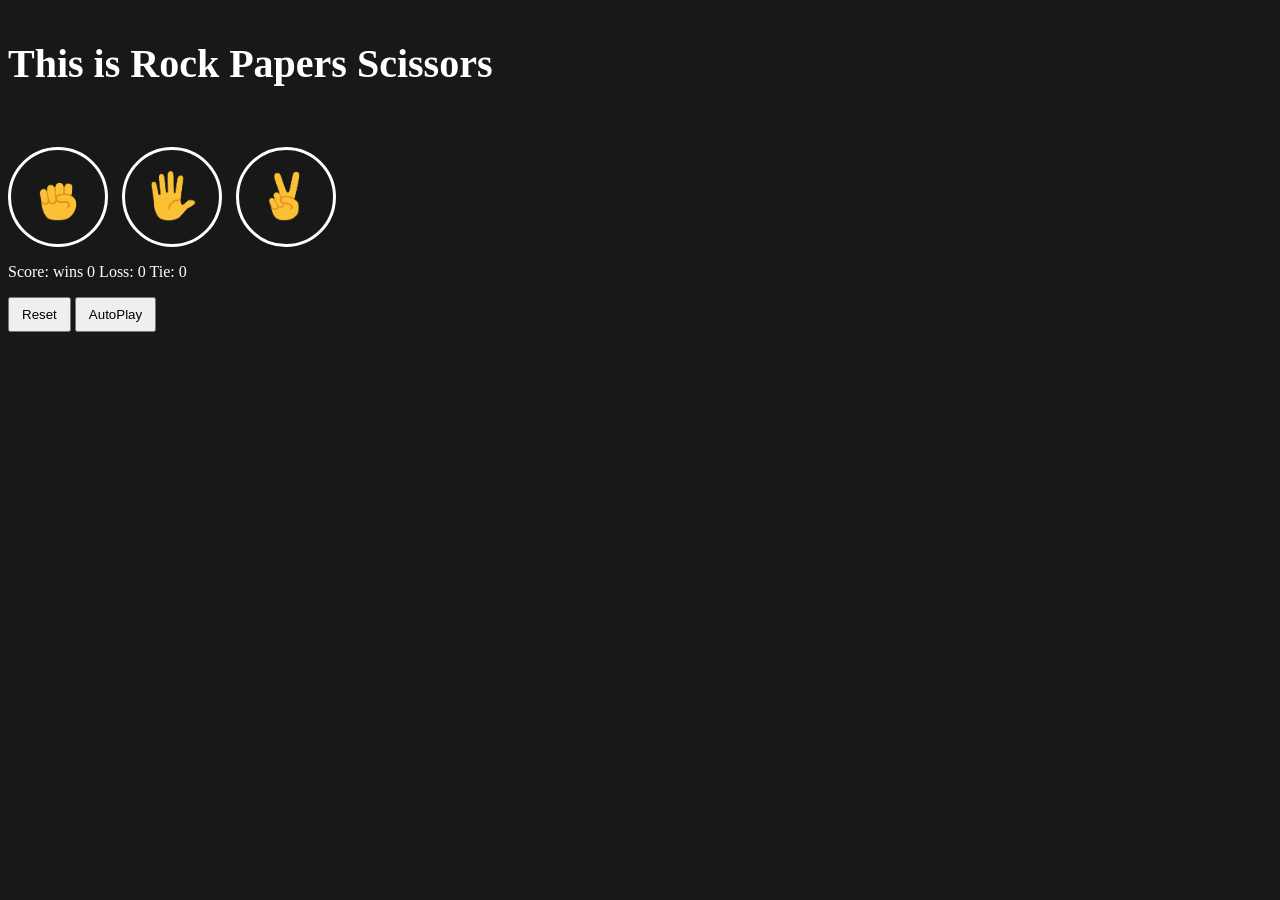
<file: Rock-paper-scissor/index.html>
<!DOCTYPE html>
<html lang="en">

<head>
    <meta charset="UTF-8">
    <meta name="viewport" content="width=device-width, initial-scale=1.0">
    <title>Rock Paper Scissor</title>
    <link rel="stylesheet" href="style.css"> 





</head>

<body>

    
    <p class="title">This is Rock Papers Scissors</p>
    <div class='container'>
    <button class="rock-btn btn-prop"><img src="images/rock-emoji.png" class="icon-prop"></button>

    <button class="paper-btn btn-prop"><img src="images/paper-emoji.png" class="icon-prop"></button>

    <button class="scissor-btn btn-prop"><img src="images/scissors-emoji.png" class="icon-prop"></button>


    <p class="js-score"></p>

    <p class="js-result"></p>
    <div class="buttons">
        <button onclick="
    reset();
     " class="btn">Reset</button>
    <button onclick="
    autoPlay();
    "
    
    class="auto-play">AutoPlay</button>
    </div>
   





    <script src="script.js"> </script>

</body>

</html>
</file>
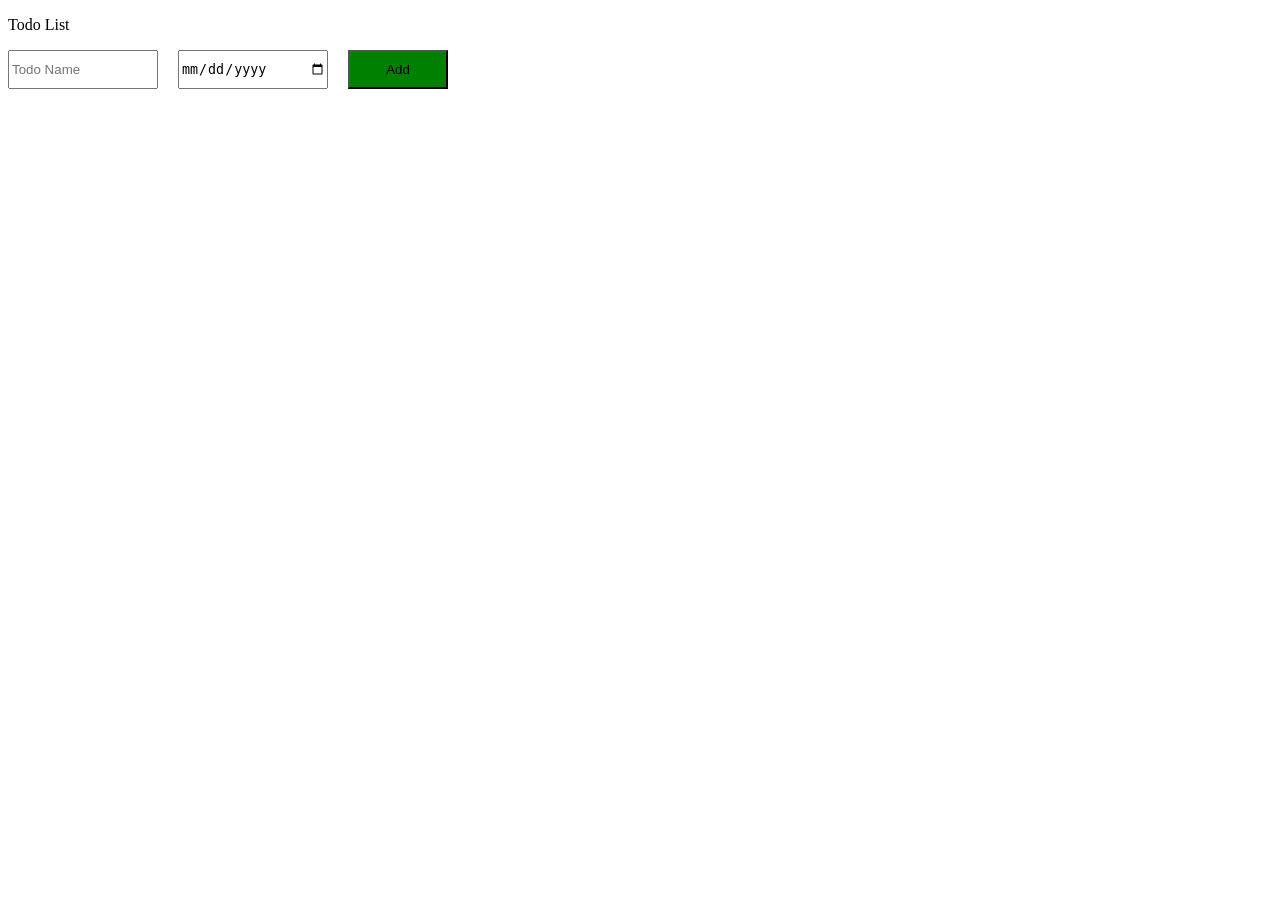
<file: todo-list/index.html>
<!DOCTYPE html>
<html lang="en">
<head>
    <meta charset="UTF-8">
    <meta name="viewport" content="width=device-width, initial-scale=1.0">
    <title>ToDo List</title>
    <link rel="stylesheet" href="style.css">
</head>
<body>
    <p>Todo List</p>
    <div class="todolist-align">
    <input placeholder="Todo Name" class="todo-input">
    <input type="date" class="js-date-select">
    <button class="add-btn">Add</button>
    </div>
    <div class="items"></div>
    <script src="script.js"></script>

</body>
</html>
</file>
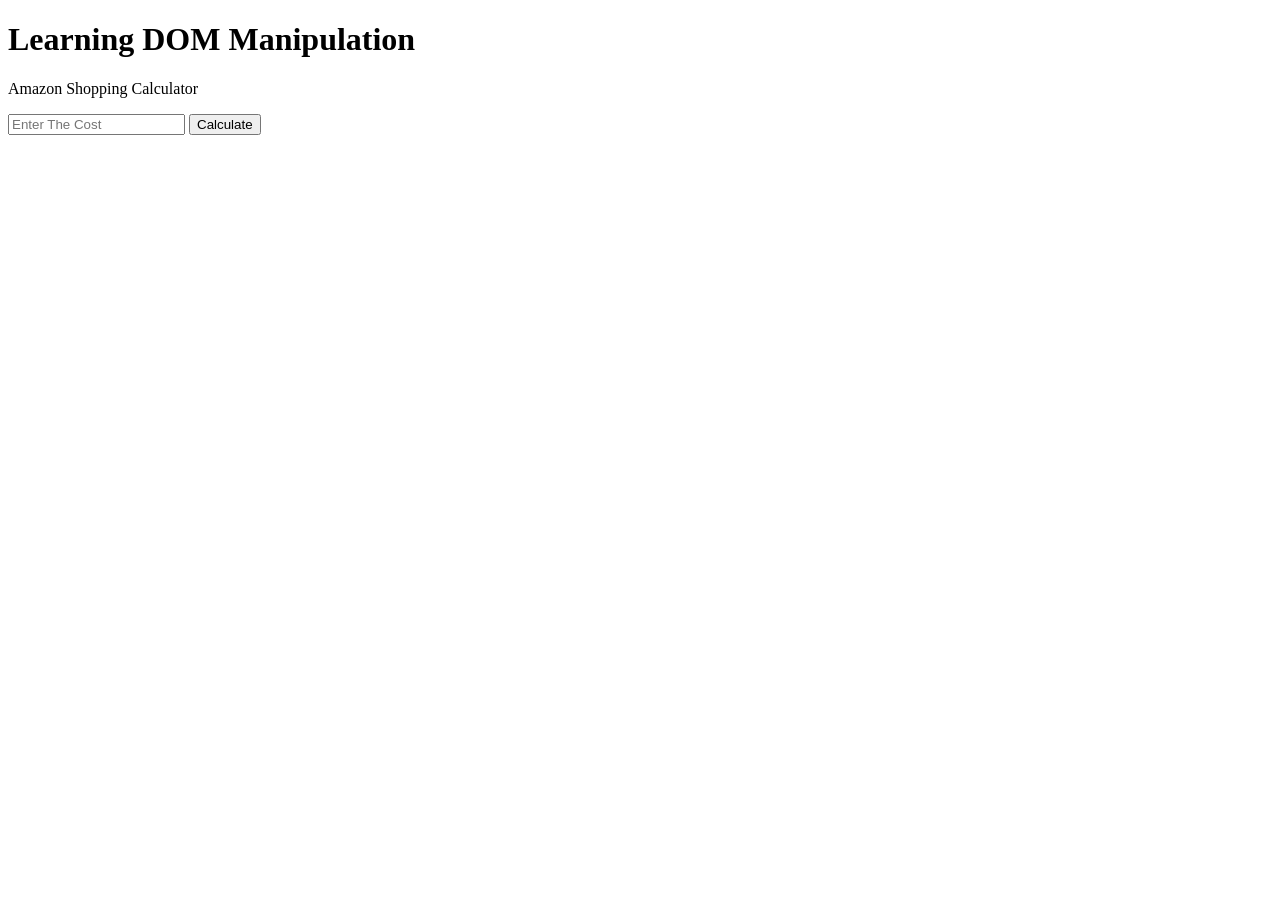
<file: dom-manipulation/amazon.html>
<!DOCTYPE html>
<html lang="en">
<head>
    <meta charset="UTF-8">
    <meta name="viewport" content="width=device-width, initial-scale=1.0">
    <title>Amazon</title>
</head>
<body>

    <h1>Learning DOM Manipulation</h1>
    
    <p>Amazon Shopping Calculator</p>
    <input placeholder="Enter The Cost" onkeydown="
    enterBtn(event);
    "
    class="js-cost">
    <button onclick="calcvalue();">Calculate</button>
    <p class="js-result"></p>

<script>

    function enterBtn(event){
         console.log(event.key)
    if(event.key === 'Enter'){
        calcvalue();}
    }
    function calcvalue(){
    const inputElement = document.querySelector('.js-cost');
    let cost = Number(inputElement.value);
    if(cost<40){
        cost +=10;
    }
    console.log(cost);

    document.querySelector(".js-result")
    .innerHTML = `Final Cost : $${cost}`
    }
    
</script>
</body>
</html>
</file>
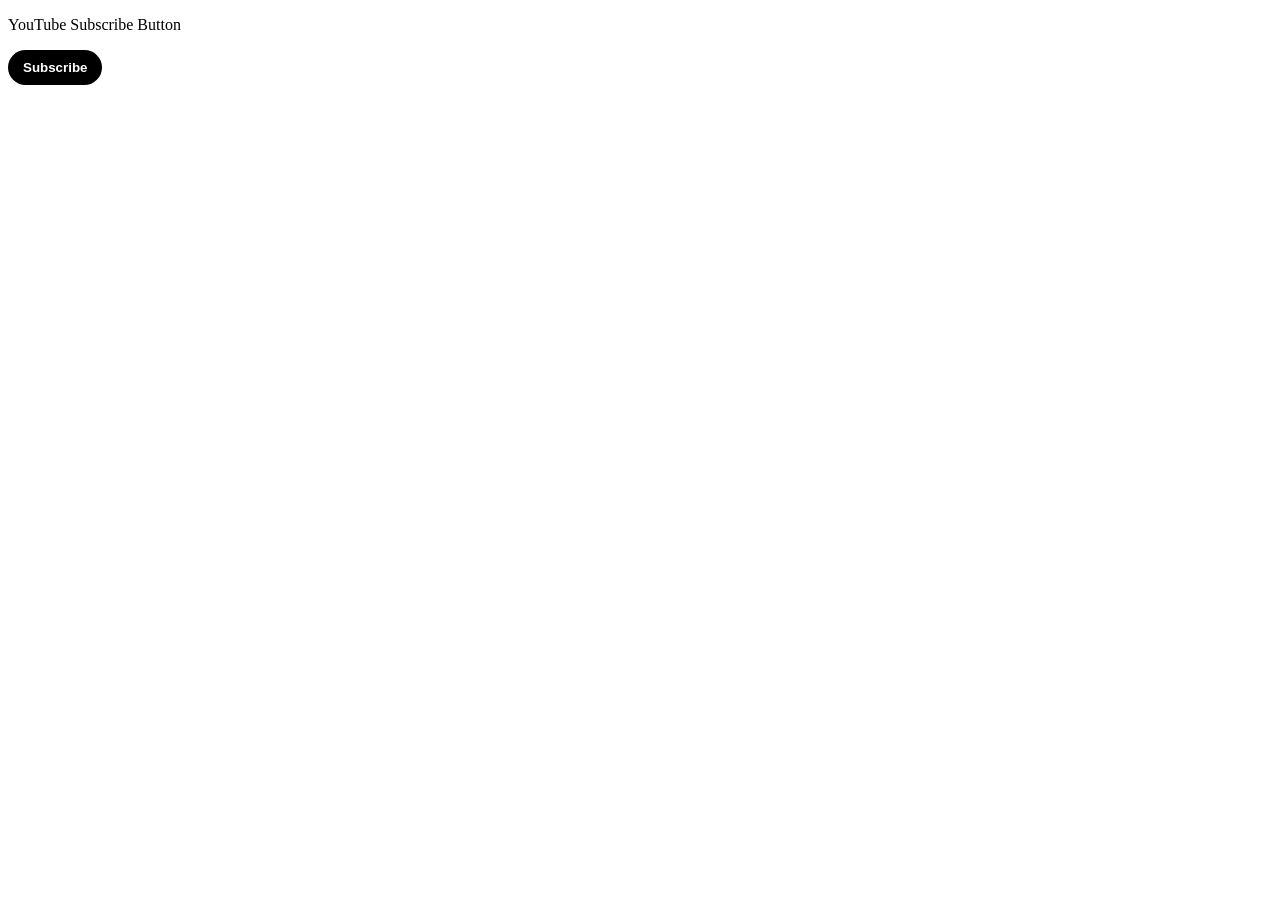
<file: dom-manipulation/youtube-subscribe.html>
<!DOCTYPE html>
<html lang="en">
<head>
    <meta charset="UTF-8">
    <meta name="viewport" content="width=device-width, initial-scale=1.0">
    <title>Youtube Subscribe Button</title>
    <style>
        .yt-btn{
            background-color: black;
            color: white;
            padding: 10px 15px;
            border: none;
            border-radius: 50px;
            font-weight: bold;
            cursor: pointer;
        }

        .is-subscribed{
            background-color: gray;
            color: black;}
        
    </style>
</head>
<body>
    <p>YouTube Subscribe Button</p>
    <button onclick="
    let Sub = document.querySelector('.yt-btn');
   if(Sub.innerText==='Subscribe'){
    Sub.innerHTML='Subscribed';
    Sub.classList.add('is-subscribed');
}
    else{
    Sub.innerHTML = 'Subscribe'
    Sub.classList.remove('is-subscribed');
    }
    
    "
    class="yt-btn">Subscribe</button>
    <script></script>
</body>
</html>
</file>
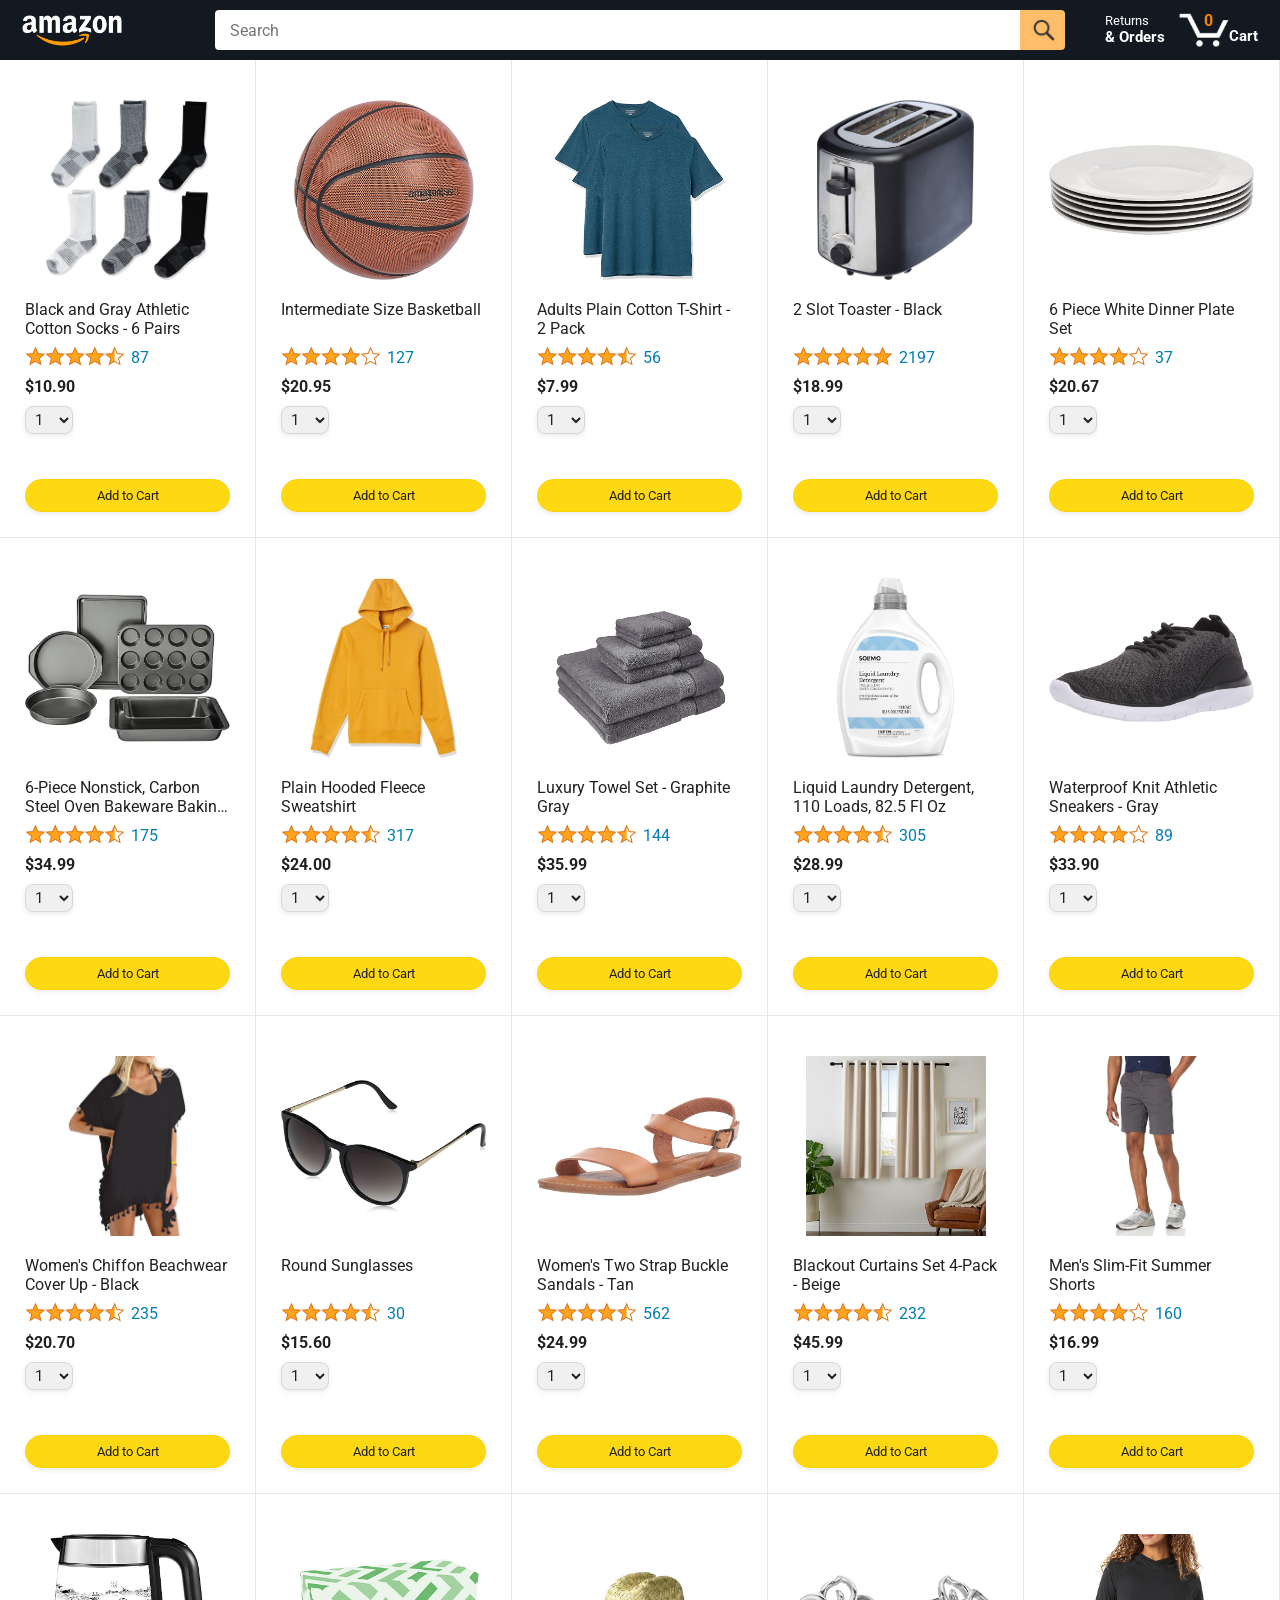
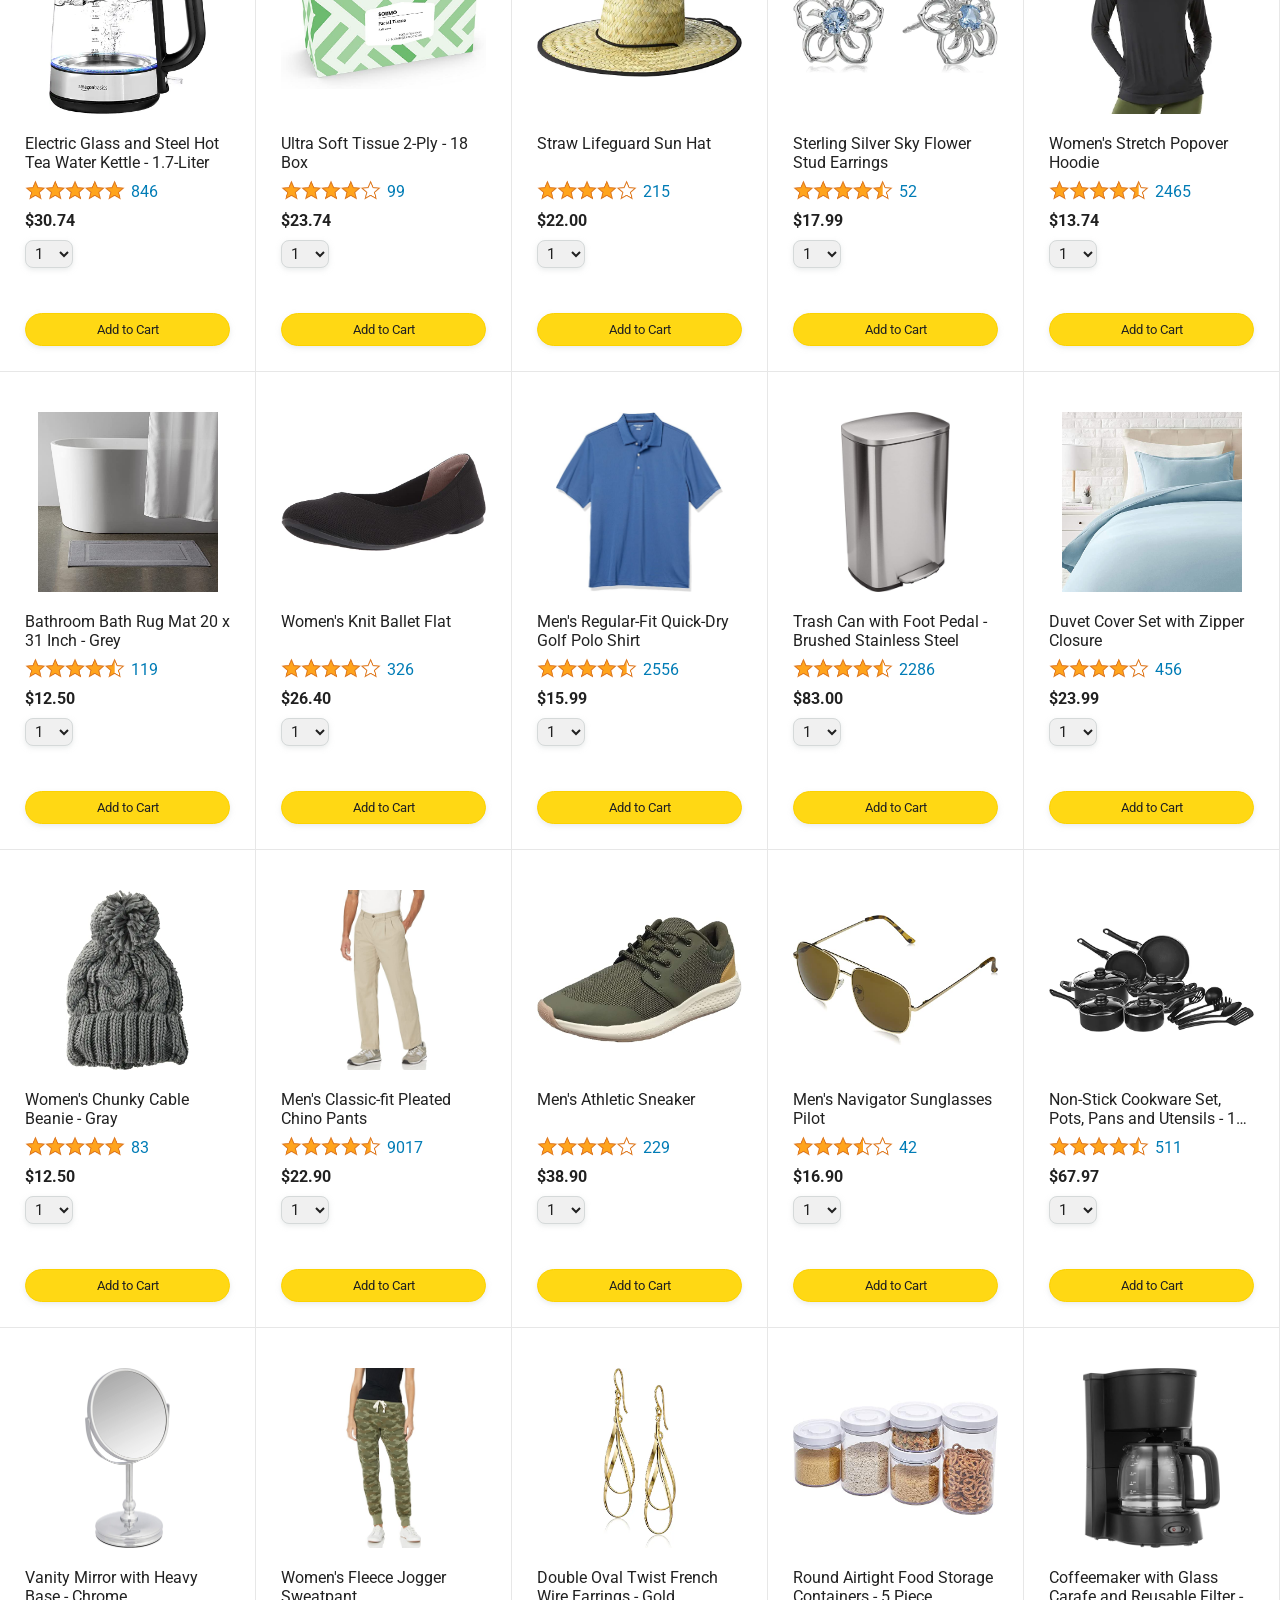
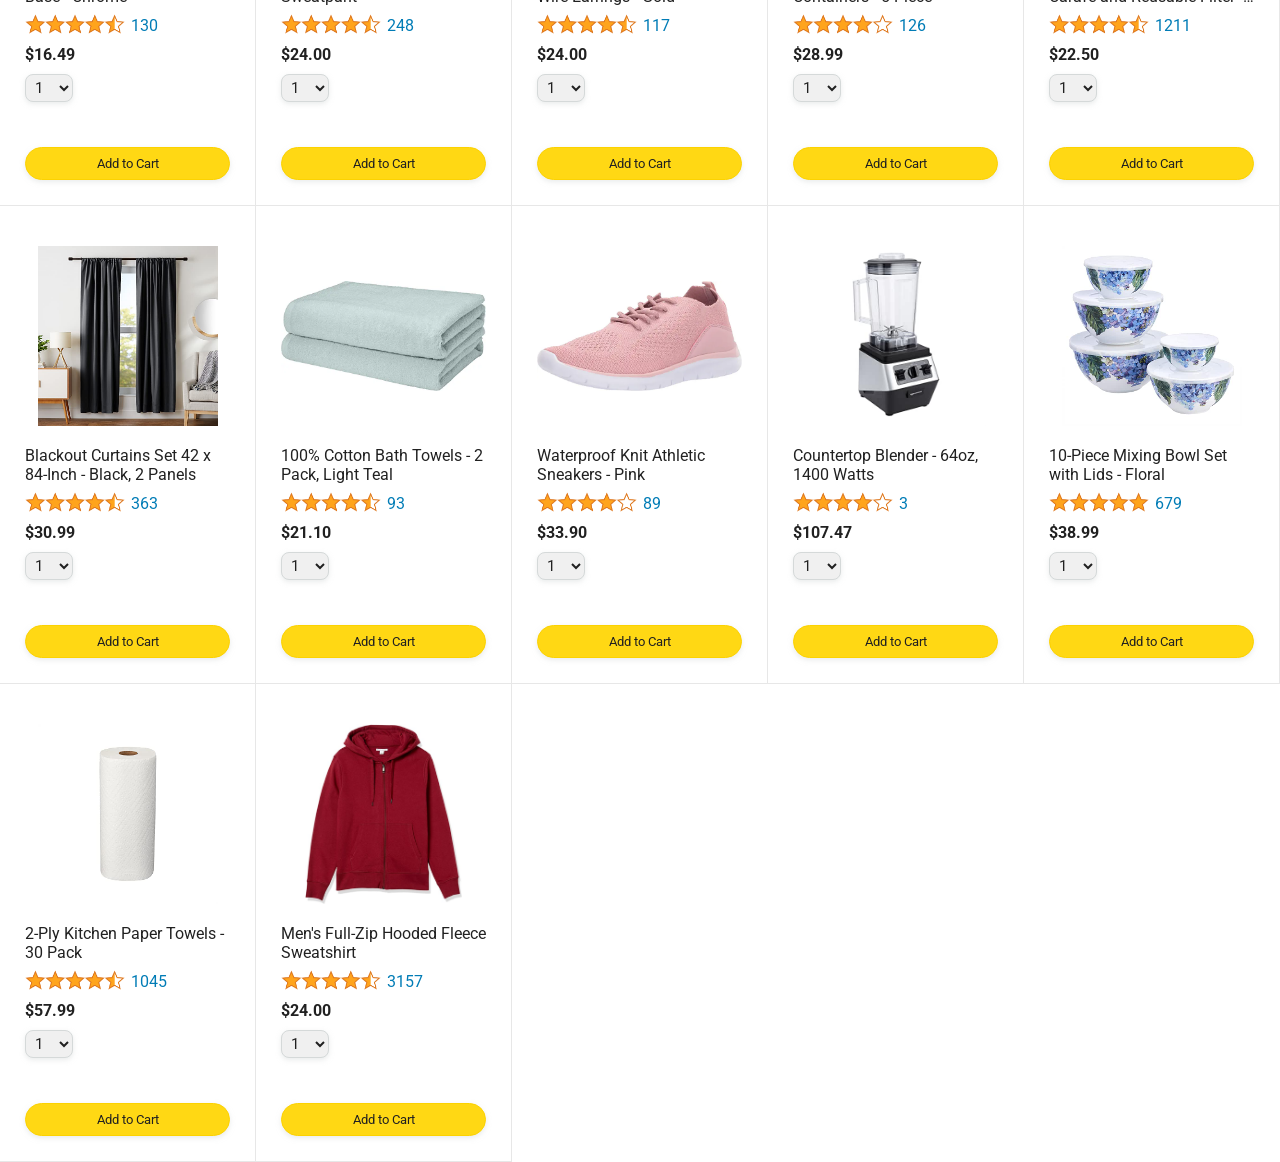
<file: javascript-amazon-project/amazon.html>
<!DOCTYPE html>
<html>
  <head>
    <title>Amazon Project</title>


    <meta name="viewport" content="width=device-width, initial-scale=1">

    <link rel="preconnect" href="https://fonts.googleapis.com">
    <link rel="preconnect" href="https://fonts.gstatic.com" crossorigin>
    <link href="https://fonts.googleapis.com/css2?family=Roboto:wght@400;500;700&display=swap" rel="stylesheet">


    <link rel="stylesheet" href="styles/shared/general.css">
    <link rel="stylesheet" href="styles/shared/amazon-header.css">
    <link rel="stylesheet" href="styles/pages/amazon.css">
  </head>
  <body>
    <div class="amazon-header">
      <div class="amazon-header-left-section">
        <a href="amazon.html" class="header-link">
          <img class="amazon-logo"
            src="images/amazon-logo-white.png">
          <img class="amazon-mobile-logo"
            src="images/amazon-mobile-logo-white.png">
        </a>
      </div>

      <div class="amazon-header-middle-section">
        <input class="search-bar" type="text" placeholder="Search">

        <button class="search-button">
          <img class="search-icon" src="images/icons/search-icon.png">
        </button>
      </div>

      <div class="amazon-header-right-section">
        <a class="orders-link header-link" href="orders.html">
          <span class="returns-text">Returns</span>
          <span class="orders-text">& Orders</span>
        </a>

        <a class="cart-link header-link" href="checkout.html">
          <img class="cart-icon" src="images/icons/cart-icon.png">
          <div class="cart-quantity js-cart-quantity">0</div>
          <div class="cart-text">Cart</div>
        </a>
      </div>
    </div>
    
    <div class="main">
      <div class="products-grid js-products-grid">
      
      </div>
    </div>
    <script type="module" src="script/amazon.js"></script>
  </body>
</html>
</file>
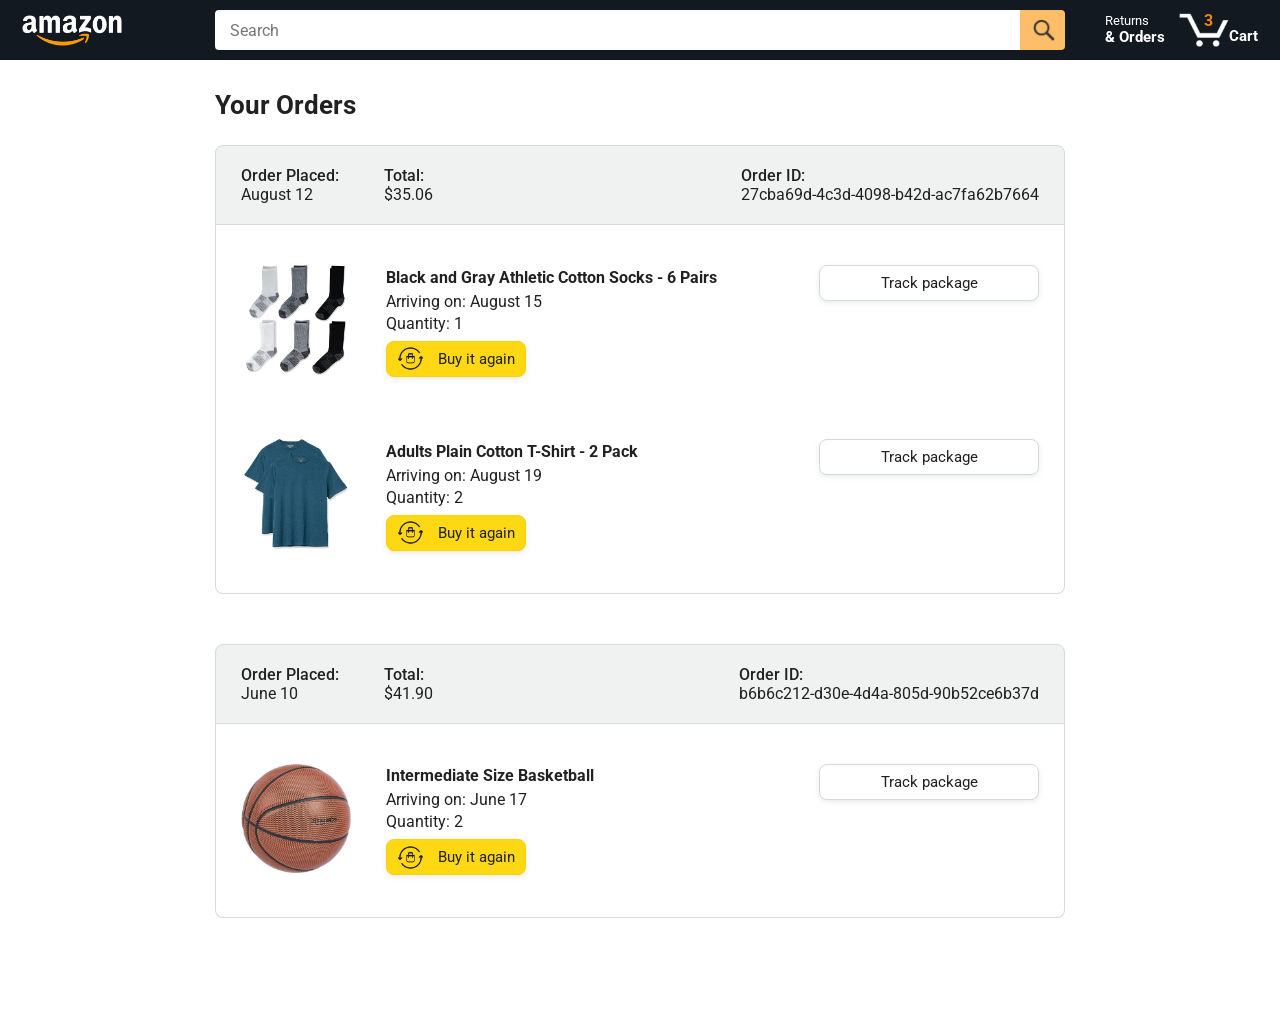
<file: javascript-amazon-project/orders.html>
<!DOCTYPE html>
<html>
  <head>
    <title>Orders</title>

   
    <meta name="viewport" content="width=device-width, initial-scale=1">

    <link rel="preconnect" href="https://fonts.googleapis.com">
    <link rel="preconnect" href="https://fonts.gstatic.com" crossorigin>
    <link href="https://fonts.googleapis.com/css2?family=Roboto:wght@400;500;700&display=swap" rel="stylesheet">

    <link rel="stylesheet" href="styles/shared/general.css">
    <link rel="stylesheet" href="styles/shared/amazon-header.css">
    <link rel="stylesheet" href="styles/pages/orders.css">
  </head>
  <body>
    <div class="amazon-header">
      <div class="amazon-header-left-section">
        <a href="amazon.html" class="header-link">
          <img class="amazon-logo"
            src="images/amazon-logo-white.png">
          <img class="amazon-mobile-logo"
            src="images/amazon-mobile-logo-white.png">
        </a>
      </div>

      <div class="amazon-header-middle-section">
        <input class="search-bar" type="text" placeholder="Search">

        <button class="search-button">
          <img class="search-icon" src="images/icons/search-icon.png">
        </button>
      </div>

      <div class="amazon-header-right-section">
        <a class="orders-link header-link" href="orders.html">
          <span class="returns-text">Returns</span>
          <span class="orders-text">& Orders</span>
        </a>

        <a class="cart-link header-link" href="checkout.html">
          <img class="cart-icon" src="images/icons/cart-icon.png">
          <div class="cart-quantity">3</div>
          <div class="cart-text">Cart</div>
        </a>
      </div>
    </div>

    <div class="main">
      <div class="page-title">Your Orders</div>

      <div class="orders-grid">
        <div class="order-container">
          
          <div class="order-header">
            <div class="order-header-left-section">
              <div class="order-date">
                <div class="order-header-label">Order Placed:</div>
                <div>August 12</div>
              </div>
              <div class="order-total">
                <div class="order-header-label">Total:</div>
                <div>$35.06</div>
              </div>
            </div>

            <div class="order-header-right-section">
              <div class="order-header-label">Order ID:</div>
              <div>27cba69d-4c3d-4098-b42d-ac7fa62b7664</div>
            </div>
          </div>

          <div class="order-details-grid">
            <div class="product-image-container">
              <img src="images/products/athletic-cotton-socks-6-pairs.jpg">
            </div>

            <div class="product-details">
              <div class="product-name">
                Black and Gray Athletic Cotton Socks - 6 Pairs
              </div>
              <div class="product-delivery-date">
                Arriving on: August 15
              </div>
              <div class="product-quantity">
                Quantity: 1
              </div>
              <button class="buy-again-button button-primary">
                <img class="buy-again-icon" src="images/icons/buy-again.png">
                <span class="buy-again-message">Buy it again</span>
              </button>
            </div>

            <div class="product-actions">
              <a href="tracking.html">
                <button class="track-package-button button-secondary">
                  Track package
                </button>
              </a>
            </div>

            <div class="product-image-container">
              <img src="images/products/adults-plain-cotton-tshirt-2-pack-teal.jpg">
            </div>

            <div class="product-details">
              <div class="product-name">
                Adults Plain Cotton T-Shirt - 2 Pack
              </div>
              <div class="product-delivery-date">
                Arriving on: August 19
              </div>
              <div class="product-quantity">
                Quantity: 2
              </div>
              <button class="buy-again-button button-primary">
                <img class="buy-again-icon" src="images/icons/buy-again.png">
                <span class="buy-again-message">Buy it again</span>
              </button>
            </div>

            <div class="product-actions">
              <a href="tracking.html">
                <button class="track-package-button button-secondary">
                  Track package
                </button>
              </a>
            </div>
          </div>
        </div>

        <div class="order-container">

          <div class="order-header">
            <div class="order-header-left-section">
              <div class="order-date">
                <div class="order-header-label">Order Placed:</div>
                <div>June 10</div>
              </div>
              <div class="order-total">
                <div class="order-header-label">Total:</div>
                <div>$41.90</div>
              </div>
            </div>

            <div class="order-header-right-section">
              <div class="order-header-label">Order ID:</div>
              <div>b6b6c212-d30e-4d4a-805d-90b52ce6b37d</div>
            </div>
          </div>

          <div class="order-details-grid">
            <div class="product-image-container">
              <img src="images/products/intermediate-composite-basketball.jpg">
            </div>

            <div class="product-details">
              <div class="product-name">
                Intermediate Size Basketball
              </div>
              <div class="product-delivery-date">
                Arriving on: June 17
              </div>
              <div class="product-quantity">
                Quantity: 2
              </div>
              <button class="buy-again-button button-primary">
                <img class="buy-again-icon" src="images/icons/buy-again.png">
                <span class="buy-again-message">Buy it again</span>
              </button>
            </div>

            <div class="product-actions">
              <a href="tracking.html">
                <button class="track-package-button button-secondary">
                  Track package
                </button>
              </a>
            </div>
          </div>
        </div>
      </div>
    </div>
  </body>
</html>
</file>
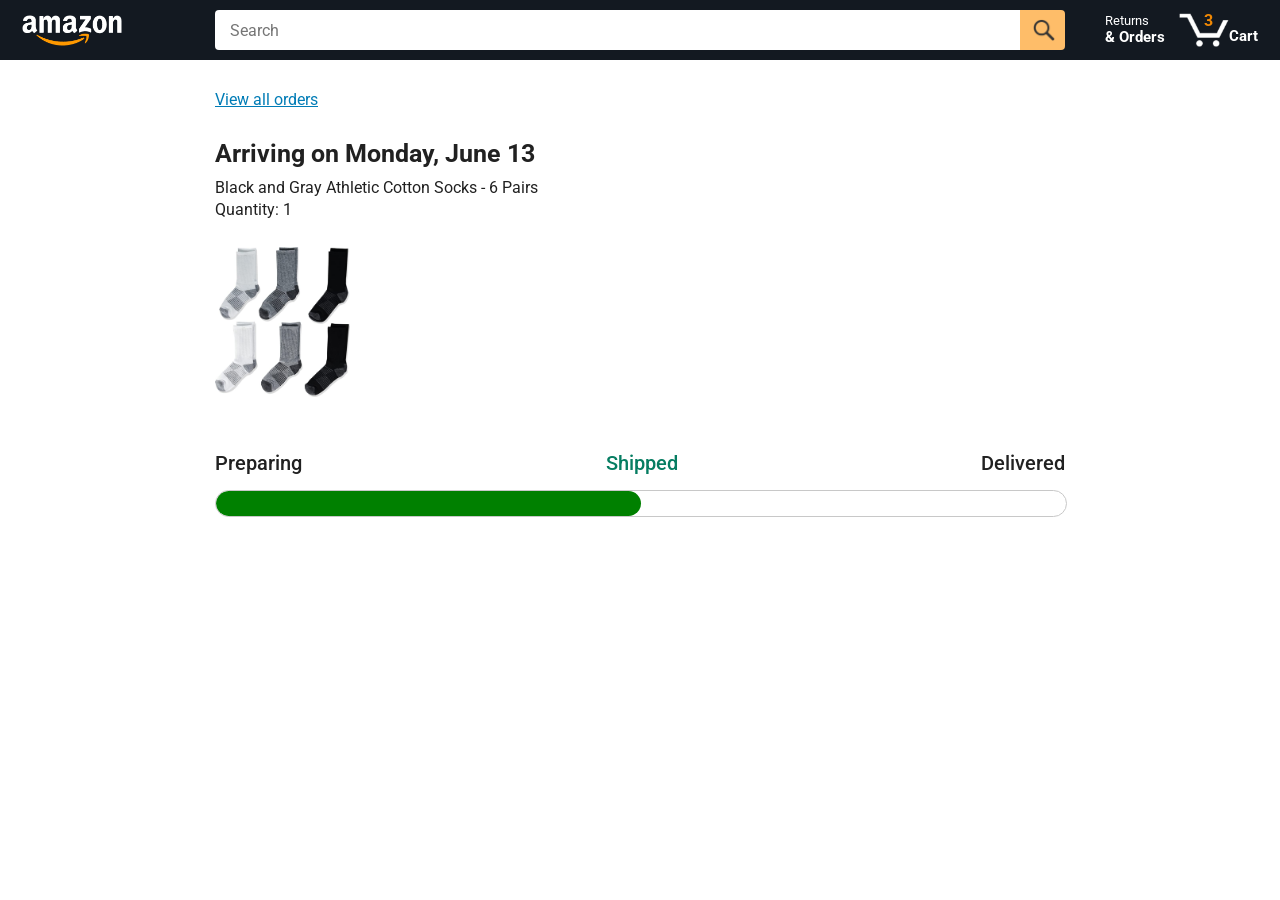
<file: javascript-amazon-project/tracking.html>
<!DOCTYPE html>
<html>
  <head>
    <title>Tracking</title>

    <meta name="viewport" content="width=device-width, initial-scale=1">

    <link rel="preconnect" href="https://fonts.googleapis.com">
    <link rel="preconnect" href="https://fonts.gstatic.com" crossorigin>
    <link href="https://fonts.googleapis.com/css2?family=Roboto:wght@400;500;700&display=swap" rel="stylesheet">

    <link rel="stylesheet" href="styles/shared/general.css">
    <link rel="stylesheet" href="styles/shared/amazon-header.css">
    <link rel="stylesheet" href="styles/pages/tracking.css">
  </head>
  <body>
    <div class="amazon-header">
      <div class="amazon-header-left-section">
        <a href="amazon.html" class="header-link">
          <img class="amazon-logo"
            src="images/amazon-logo-white.png">
          <img class="amazon-mobile-logo"
            src="images/amazon-mobile-logo-white.png">
        </a>
      </div>

      <div class="amazon-header-middle-section">
        <input class="search-bar" type="text" placeholder="Search">

        <button class="search-button">
          <img class="search-icon" src="images/icons/search-icon.png">
        </button>
      </div>

      <div class="amazon-header-right-section">
        <a class="orders-link header-link" href="orders.html">
          <span class="returns-text">Returns</span>
          <span class="orders-text">& Orders</span>
        </a>

        <a class="cart-link header-link" href="checkout.html">
          <img class="cart-icon" src="images/icons/cart-icon.png">
          <div class="cart-quantity">3</div>
          <div class="cart-text">Cart</div>
        </a>
      </div>
    </div>

    <div class="main">
      <div class="order-tracking">
        <a class="back-to-orders-link link-primary" href="orders.html">
          View all orders
        </a>

        <div class="delivery-date">
          Arriving on Monday, June 13
        </div>

        <div class="product-info">
          Black and Gray Athletic Cotton Socks - 6 Pairs
        </div>

        <div class="product-info">
          Quantity: 1
        </div>

        <img class="product-image" src="images/products/athletic-cotton-socks-6-pairs.jpg">

        <div class="progress-labels-container">
          <div class="progress-label">
            Preparing
          </div>
          <div class="progress-label current-status">
            Shipped
          </div>
          <div class="progress-label">
            Delivered
          </div>
        </div>

        <div class="progress-bar-container">
          <div class="progress-bar"></div>
        </div>
      </div>
    </div>
  </body>
</html>
</file>
<file: Rock-paper-scissor/style.css>
body{
    background-color: rgb(24,24,24);
    color: white;
}

.title{
    font-size: 40px;
    font-weight: bold;
    padding-bottom: 20px;
}

.icon-prop{
    height: 50px;
}



.btn-prop {
    background-color: transparent;
    color: white;
    height: 100px;
    width: 100px;
    margin-right: 10px;
    border-radius: 60px;
    border: 3px solid white;
    cursor: pointer;
}

.btn , .auto-play{
    padding: 8px 12px;
    border-radius: none;
    cursor: pointer;
}
</file>
<file: todo-list/style.css>
.items,.todolist-align {
    display: grid;
    grid-template-columns: 150px 150px 100px;
    column-gap: 20px;
    row-gap: 10px;
    align-items: center;
}

.todolist-align{
 margin-bottom: 10px;
 align-items: stretch;
}

.add-btn{
    background-color: green;
    padding: 10px;
}

.del-btn{
    background-color: red;
    padding: 10px;
}
</file>
<file: javascript-amazon-project/styles/shared/general.css>
body {
  font-family: Roboto, Arial;
  color: rgb(33, 33, 33);

  margin: 0;
}


p {
  margin: 0;
}

button {
  cursor: pointer;
}

select {
  cursor: pointer;
}

input, select, button {
  font-family: Roboto, Arial;
}

.button-primary {
  color: rgb(33, 33, 33);
  background-color: rgb(255, 216, 20);
  border: 1px solid rgb(252, 210, 0);
  border-radius: 8px;
  cursor: pointer;
  box-shadow: 0 2px 5px rgba(213, 217, 217, 0.5);
}

.button-primary:hover {
  background-color: rgb(247, 202, 0);
  border: 1px solid rgb(242, 194, 0);
}

.button-primary:active {
  background: rgb(255, 216, 20);
  border-color: rgb(252, 210, 0);
  box-shadow: none;
}

.button-secondary {
  color: rgb(33, 33, 33);
  background: white;
  border: 1px solid rgb(213, 217, 217);
  border-radius: 8px;
  cursor: pointer;
  box-shadow: 0 2px 5px rgba(213, 217, 217, 0.5);
}

.button-secondary:hover {
  background-color: rgb(247, 250, 250);
}

.button-secondary:active {
  background-color: rgb(237, 253, 255);
  box-shadow: none;
}


.limit-text-to-2-lines {
  display: -webkit-box;
  -webkit-line-clamp: 2;
  -webkit-box-orient: vertical;
  overflow: hidden;
}

.link-primary {
  color: rgb(1, 124, 182);
  cursor: pointer;
}

.link-primary:hover {
  color: rgb(196, 80, 0);
}


select {
  color: rgb(33, 33, 33);
  background-color: rgb(240, 240, 240);
  border: 1px solid rgb(213, 217, 217);
  border-radius: 8px;
  padding: 3px 5px;
  font-size: 15px;
  cursor: pointer;
  box-shadow: 0 2px 5px rgba(213, 217, 217, 0.5);
}

select:focus,
input:focus {
  outline: 2px solid rgb(255, 153, 0);
}
</file>
<file: javascript-amazon-project/styles/shared/amazon-header.css>
.amazon-header {
  background-color: rgb(19, 25, 33);
  color: white;
  padding-left: 15px;
  padding-right: 15px;

  display: flex;
  align-items: center;
  justify-content: space-between;

  position: fixed;
  top: 0;
  left: 0;
  right: 0;
  height: 60px;
}

.amazon-header-left-section {
  width: 180px;
}

@media (max-width: 800px) {
  .amazon-header-left-section {
    width: unset;
  }
}

.header-link {
  display: inline-block;
  padding: 6px;
  border-radius: 2px;
  cursor: pointer;
  text-decoration: none;
  border: 1px solid rgba(0, 0, 0, 0);
}

.header-link:hover {
  border: 1px solid white;
}

.amazon-logo {
  width: 100px;
  margin-top: 5px;
}

.amazon-mobile-logo {
  display: none;
}

@media (max-width: 575px) {
  .amazon-logo {
    display: none;
  }

  .amazon-mobile-logo {
    display: block;
    height: 35px;
    margin-top: 5px;
  }
}

.amazon-header-middle-section {
  flex: 1;
  max-width: 850px;
  margin-left: 10px;
  margin-right: 10px;
  display: flex;
}

.search-bar {
  flex: 1;
  width: 0;
  font-size: 16px;
  height: 38px;
  padding-left: 15px;
  border: none;
  border-top-left-radius: 4px;
  border-bottom-left-radius: 4px;
  border-top-right-radius: 0;
  border-bottom-right-radius: 0;
}

.search-button {
  background-color: rgb(254, 189, 105);
  border: none;
  width: 45px;
  height: 40px;
  border-top-right-radius: 4px;
  border-bottom-right-radius: 4px;
  flex-shrink: 0;
}

.search-icon {
  height: 22px;
  margin-left: 2px;
  margin-top: 3px;
}

.amazon-header-right-section {
  width: 180px;
  flex-shrink: 0;
  display: flex;
  justify-content: end;
}

.orders-link {
  color: white;
}

.returns-text {
  display: block;
  font-size: 13px;
}

.orders-text {
  display: block;
  font-size: 15px;
  font-weight: 700;
}

.cart-link {
  color: white;
  display: flex;
  align-items: center;
  position: relative;
}

.cart-icon {
  width: 50px;
}

.cart-text {
  margin-top: 12px;
  font-size: 15px;
  font-weight: 700;
}

.cart-quantity {
  color: rgb(240, 136, 4);
  font-size: 16px;
  font-weight: 700;

  position: absolute;
  top: 4px;
  left: 22px;
  
  width: 26px;
  text-align: center;
}
</file>
<file: javascript-amazon-project/styles/pages/amazon.css>
.main {
  margin-top: 60px;
}

.products-grid {
  display: grid;

  
  grid-template-columns: repeat(8, 1fr);
}

@media (max-width: 2000px) {
  .products-grid {
    grid-template-columns: repeat(7, 1fr);
  }
}


@media (max-width: 1600px) {
  .products-grid {
    grid-template-columns: repeat(6, 1fr);
  }
}

@media (max-width: 1300px) {
  .products-grid {
    grid-template-columns: repeat(5, 1fr);
  }
}

@media (max-width: 1000px) {
  .products-grid {
    grid-template-columns: repeat(4, 1fr);
  }
}

@media (max-width: 800px) {
  .products-grid {
    grid-template-columns: repeat(3, 1fr);
  }
}

@media (max-width: 575px) {
  .products-grid {
    grid-template-columns: repeat(2, 1fr);
  }
}

@media (max-width: 450px) {
  .products-grid {
    grid-template-columns: 1fr;
  }
}

.product-container {
  padding-top: 40px;
  padding-bottom: 25px;
  padding-left: 25px;
  padding-right: 25px;

  border-right: 1px solid rgb(231, 231, 231);
  border-bottom: 1px solid rgb(231, 231, 231);

  display: flex;
  flex-direction: column;
}

.product-image-container {
  display: flex;
  justify-content: center;
  align-items: center;

  height: 180px;
  margin-bottom: 20px;
}

.product-image {

  max-width: 100%;
  max-height: 100%;
}

.product-name {
  height: 40px;
  margin-bottom: 5px;
}

.product-rating-container {
  display: flex;
  align-items: center;
  margin-bottom: 10px;
}

.product-rating-stars {
  width: 100px;
  margin-right: 6px;
}

.product-rating-count {
  color: rgb(1, 124, 182);
  cursor: pointer;
  margin-top: 3px;
}

.product-price {
  font-weight: 700;
  margin-bottom: 10px;
}

.product-quantity-container {
  margin-bottom: 17px;
}

.product-spacer {
  flex: 1;
}

.added-to-cart {
  color: rgb(6, 125, 98);
  font-size: 16px;

  display: flex;
  align-items: center;
  margin-bottom: 8px;


  opacity: 0;
}

.added-to-cart img {
  height: 20px;
  margin-right: 5px;
}

.add-to-cart-button {
  width: 100%;
  padding: 8px;
  border-radius: 50px;
}
</file>
<file: javascript-amazon-project/styles/pages/orders.css>
.main {
  max-width: 850px;
  margin-top: 90px;
  margin-bottom: 100px;
  padding-left: 20px;
  padding-right: 20px;

  margin-left: auto;
  margin-right: auto;
}

.page-title {
  font-weight: 700;
  font-size: 26px;
  margin-bottom: 25px;
}

.orders-grid {
  display: grid;
  grid-template-columns: 1fr;
  row-gap: 50px;
}

.order-header {
  background-color: rgb(240, 242, 242);
  border: 1px solid rgb(213, 217, 217);

  display: flex;
  align-items: center;
  justify-content: space-between;

  padding: 20px 25px;
  border-top-left-radius: 8px;
  border-top-right-radius: 8px;
}

.order-header-left-section {
  display: flex;
  flex-shrink: 0;
}

.order-header-label {
  font-weight: 500;
}

.order-date,
.order-total {
  margin-right: 45px;
}

.order-header-right-section {
  flex-shrink: 1;
}

@media (max-width: 575px) {
  .order-header {
    flex-direction: column;
    align-items: start;
    line-height: 23px;
    padding: 15px;
  }

  .order-header-left-section {
    flex-direction: column;
  }

  .order-header-label {
    margin-right: 5px;
  }

  .order-date,
  .order-total {
    display: grid;
    grid-template-columns: auto 1fr;
    margin-right: 0;
  }

  .order-header-right-section {
    display: grid;
    grid-template-columns: auto 1fr;
  }
}

.order-details-grid {
  padding: 40px 25px;
  border: 1px solid rgb(213, 217, 217);
  border-top: none;
  border-bottom-left-radius: 8px;
  border-bottom-right-radius: 8px;

  display: grid;
  grid-template-columns: 110px 1fr 220px;
  column-gap: 35px;
  row-gap: 60px;
  align-items: center;
}

@media (max-width: 800px) {
  .order-details-grid {
    grid-template-columns: 110px 1fr;
    row-gap: 0;
    padding-bottom: 8px;
  }
}

@media (max-width: 450px) {
  .order-details-grid {
    grid-template-columns: 1fr;
  }
}

.product-image-container {
  text-align: center;
}

.product-image-container img {
  max-width: 110px;
  max-height: 110px;
}

.product-name {
  font-weight: 700;
  margin-bottom: 5px;
}

.product-delivery-date {
  margin-bottom: 3px;
}

.product-quantity {
  margin-bottom: 8px;
}

.buy-again-button {
  font-size: 15px;
  width: 140px;
  height: 36px;
  border-radius: 8px;

  display: flex;
  align-items: center;
  justify-content: center;
}

.buy-again-icon {
  width: 25px;
  margin-right: 15px;
}

.product-actions {
  align-self: start;
}

.track-package-button {
  width: 100%;
  font-size: 15px;
  padding: 8px;
}

@media (max-width: 800px) {
  .buy-again-button {
    margin-bottom: 10px;
  }

  .product-actions {
 
    grid-column: 2;
    margin-bottom: 30px;
  }

  .track-package-button {
    width: 140px;
  }
}

@media (max-width: 450px) {
  .product-image-container {
    text-align: center;
    margin-bottom: 25px;
  }

  .product-image-container img {
    max-width: 150px;
    max-height: 150px;
  }

  .product-name {
    margin-bottom: 10px;
  }

  .product-quantity {
    margin-bottom: 15px;
  }

  .buy-again-button {
    width: 100%;
    margin-bottom: 15px;
  }

  .product-actions {
  
    grid-column: auto;
    margin-bottom: 70px;
  }

  .track-package-button {
    width: 100%;
    padding: 12px;
  }
}
</file>
<file: javascript-amazon-project/styles/pages/tracking.css>
.main {
  max-width: 850px;
  margin-top: 90px;
  margin-bottom: 100px;
  padding-left: 30px;
  padding-right: 30px;

  margin-left: auto;
  margin-right: auto;
}

.back-to-orders-link {
  display: inline-block;
  margin-bottom: 30px;
}

.delivery-date {
  font-size: 25px;
  font-weight: 700;
  margin-bottom: 10px;
}

.product-info {
  margin-bottom: 3px;
}

.product-image {
  max-width: 150px;
  max-height: 150px;
  margin-top: 25px;
  margin-bottom: 50px;
}

.progress-labels-container {
  display: flex;
  justify-content: space-between;
  font-size: 20px;
  font-weight: 500;
  margin-bottom: 15px;
}

.current-status {
  color: rgb(6, 125, 98);
}

@media (max-width: 575px) {
  .progress-labels-container {
    font-size: 16px;
  }
}

@media (max-width: 450px) {
  .progress-labels-container {
    flex-direction: column;
    margin-bottom: 5px;
  }

  .progress-label {
    margin-bottom: 3px;
  }
}

.progress-bar-container {
  height: 25px;
  width: 100%;

  border: 1px solid rgb(200, 200, 200);
  border-radius: 50px;
  overflow: hidden;
}

.progress-bar {
  height: 100%;
  background-color: green;
  border-radius: 50px;
  width: 50%;
}
</file>
